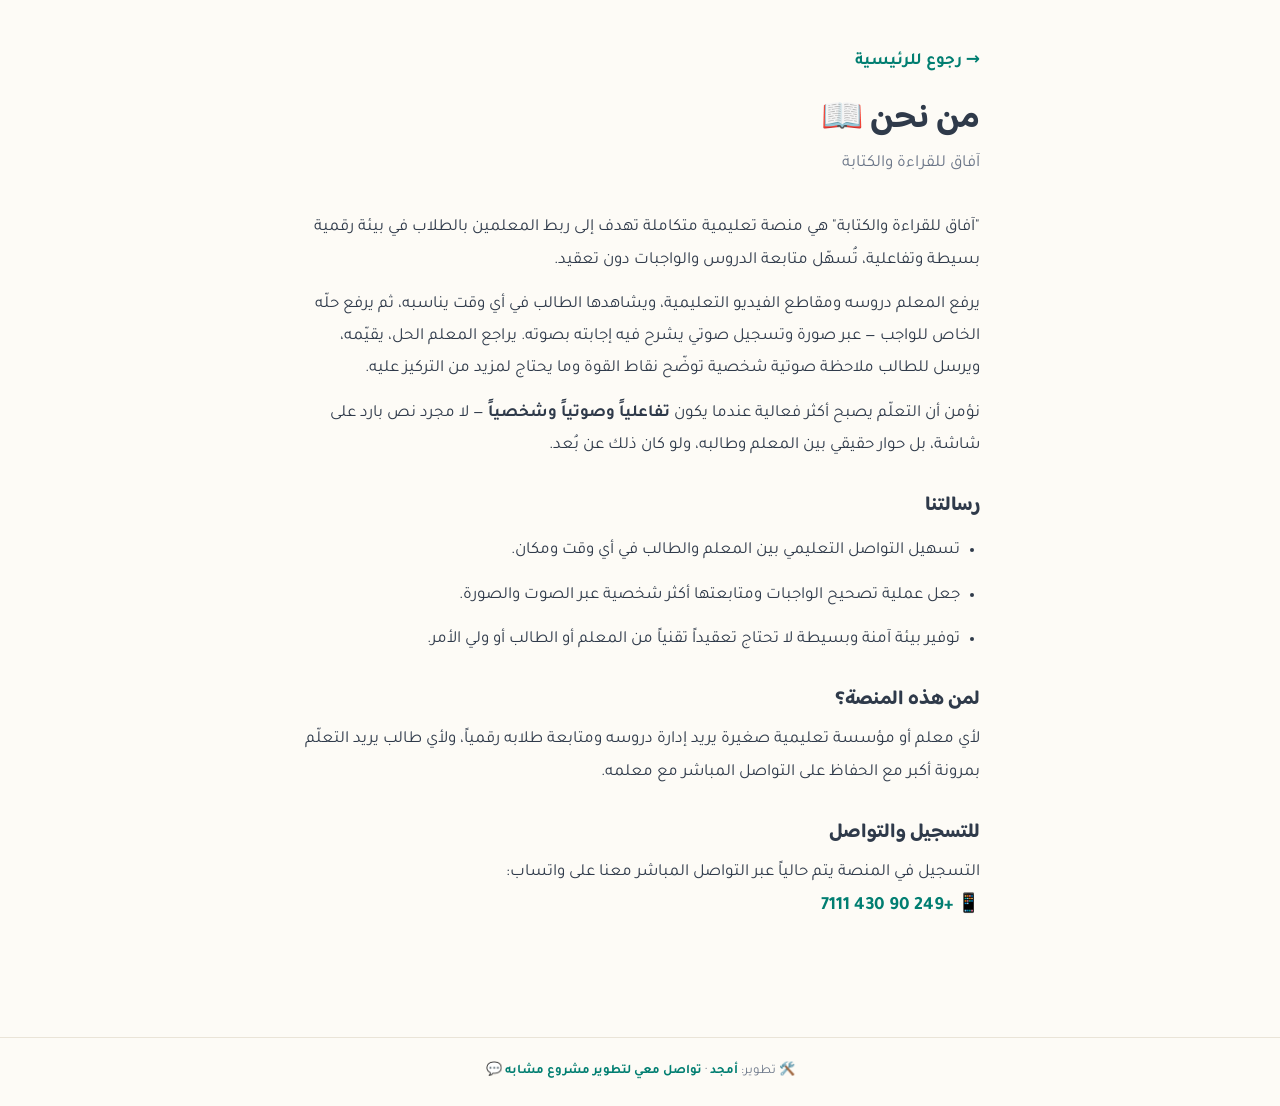
<file: about.html>
<!DOCTYPE html>
<html lang="ar" dir="rtl">
<head>
  <!-- Google tag (gtag.js) -->
  <script async src="https://www.googletagmanager.com/gtag/js?id=G-KT18Q963RL"></script>
  <script>
    window.dataLayer = window.dataLayer || [];
    function gtag(){dataLayer.push(arguments);}
    gtag('js', new Date());
    gtag('config', 'G-KT18Q963RL');
  </script>
  <meta charset="UTF-8">
  <meta name="viewport" content="width=device-width, initial-scale=1.0">
  <title>من نحن - آفاق للقراءة والكتابة</title>
  <link rel="icon" type="image/png" sizes="32x32" href="assets/images/favicon-32.png">
  <link rel="icon" type="image/png" sizes="16x16" href="assets/images/favicon-16.png">
  <link rel="apple-touch-icon" sizes="180x180" href="assets/images/favicon-180.png">
  <link rel="stylesheet" href="assets/style.css">
  <style>
    .legal-page { max-width: 720px; margin: 0 auto; padding: 48px 20px 80px; }
    .legal-page h1 { margin-bottom: 8px; }
    .legal-page .subtitle { color: var(--ink-soft); margin-bottom: 32px; }
    .legal-page h2 { font-size: var(--text-lg); margin-top: 32px; margin-bottom: 12px; }
    .legal-page p, .legal-page li { color: var(--ink); line-height: 1.9; margin-bottom: 12px; }
    .legal-page ul { padding-inline-start: 20px; }
    .back-link { display: inline-block; margin-bottom: 24px; color: var(--color-primary-dark); font-weight: 700; }
  </style>
</head>
<body>
  <main class="legal-page">
    <a href="index.html" class="back-link">→ رجوع للرئيسية</a>

    <h1>من نحن 📖</h1>
    <p class="subtitle">آفاق للقراءة والكتابة</p>

    <p>
      "آفاق للقراءة والكتابة" هي منصة تعليمية متكاملة تهدف إلى ربط المعلمين بالطلاب في بيئة رقمية
      بسيطة وتفاعلية، تُسهّل متابعة الدروس والواجبات دون تعقيد.
    </p>

    <p>
      يرفع المعلم دروسه ومقاطع الفيديو التعليمية، ويشاهدها الطالب في أي وقت يناسبه، ثم يرفع حلّه
      الخاص للواجب — عبر صورة وتسجيل صوتي يشرح فيه إجابته بصوته. يراجع المعلم الحل، يقيّمه، ويرسل
      للطالب ملاحظة صوتية شخصية توضّح نقاط القوة وما يحتاج لمزيد من التركيز عليه.
    </p>

    <p>
      نؤمن أن التعلّم يصبح أكثر فعالية عندما يكون <strong>تفاعلياً وصوتياً وشخصياً</strong> — لا مجرد نص بارد على
      شاشة، بل حوار حقيقي بين المعلم وطالبه، ولو كان ذلك عن بُعد.
    </p>

    <h2>رسالتنا</h2>
    <ul>
      <li>تسهيل التواصل التعليمي بين المعلم والطالب في أي وقت ومكان.</li>
      <li>جعل عملية تصحيح الواجبات ومتابعتها أكثر شخصية عبر الصوت والصورة.</li>
      <li>توفير بيئة آمنة وبسيطة لا تحتاج تعقيداً تقنياً من المعلم أو الطالب أو ولي الأمر.</li>
    </ul>

    <h2>لمن هذه المنصة؟</h2>
    <p>
      لأي معلم أو مؤسسة تعليمية صغيرة يريد إدارة دروسه ومتابعة طلابه رقمياً، ولأي طالب يريد التعلّم
      بمرونة أكبر مع الحفاظ على التواصل المباشر مع معلمه.
    </p>

    <h2>للتسجيل والتواصل</h2>
    <p>
      التسجيل في المنصة يتم حالياً عبر التواصل المباشر معنا على واتساب:
      <br>
      <a href="https://wa.me/249904307111" target="_blank" style="color: var(--color-primary-dark); font-weight:700; font-size: 1.1em;">
        📱 +249 90 430 7111
      </a>
    </p>
  </main>

  <footer style="text-align:center; padding: 24px 16px; font-size: 13px; color: var(--ink-soft); border-top: 1px solid var(--line); margin-top: 20px;">
    🛠️ تطوير:
    <a href="mailto:amjad8835m@gmail.com" style="color:var(--color-primary-dark); font-weight:700;">أمجد</a>
    ·
    <a href="https://wa.me/2490112159495?text=%D9%85%D8%B1%D8%AD%D8%A8%D8%A7%D9%8B%20%D8%A3%D8%B9%D8%AC%D8%A8%D9%86%D9%8A%20%D9%86%D8%B8%D8%A7%D9%85%20%D8%A2%D9%81%D8%A7%D9%82%20%D9%88%D8%A3%D8%B1%D8%BA%D8%A8%20%D8%A8%D9%86%D8%B8%D8%A7%D9%85%20%D9%85%D8%B4%D8%A7%D8%A8%D9%87" style="color:var(--color-primary-dark); font-weight:700;" target="_blank">تواصل معي لتطوير مشروع مشابه 💬</a>
  </footer>
</body>
</html>
</file>
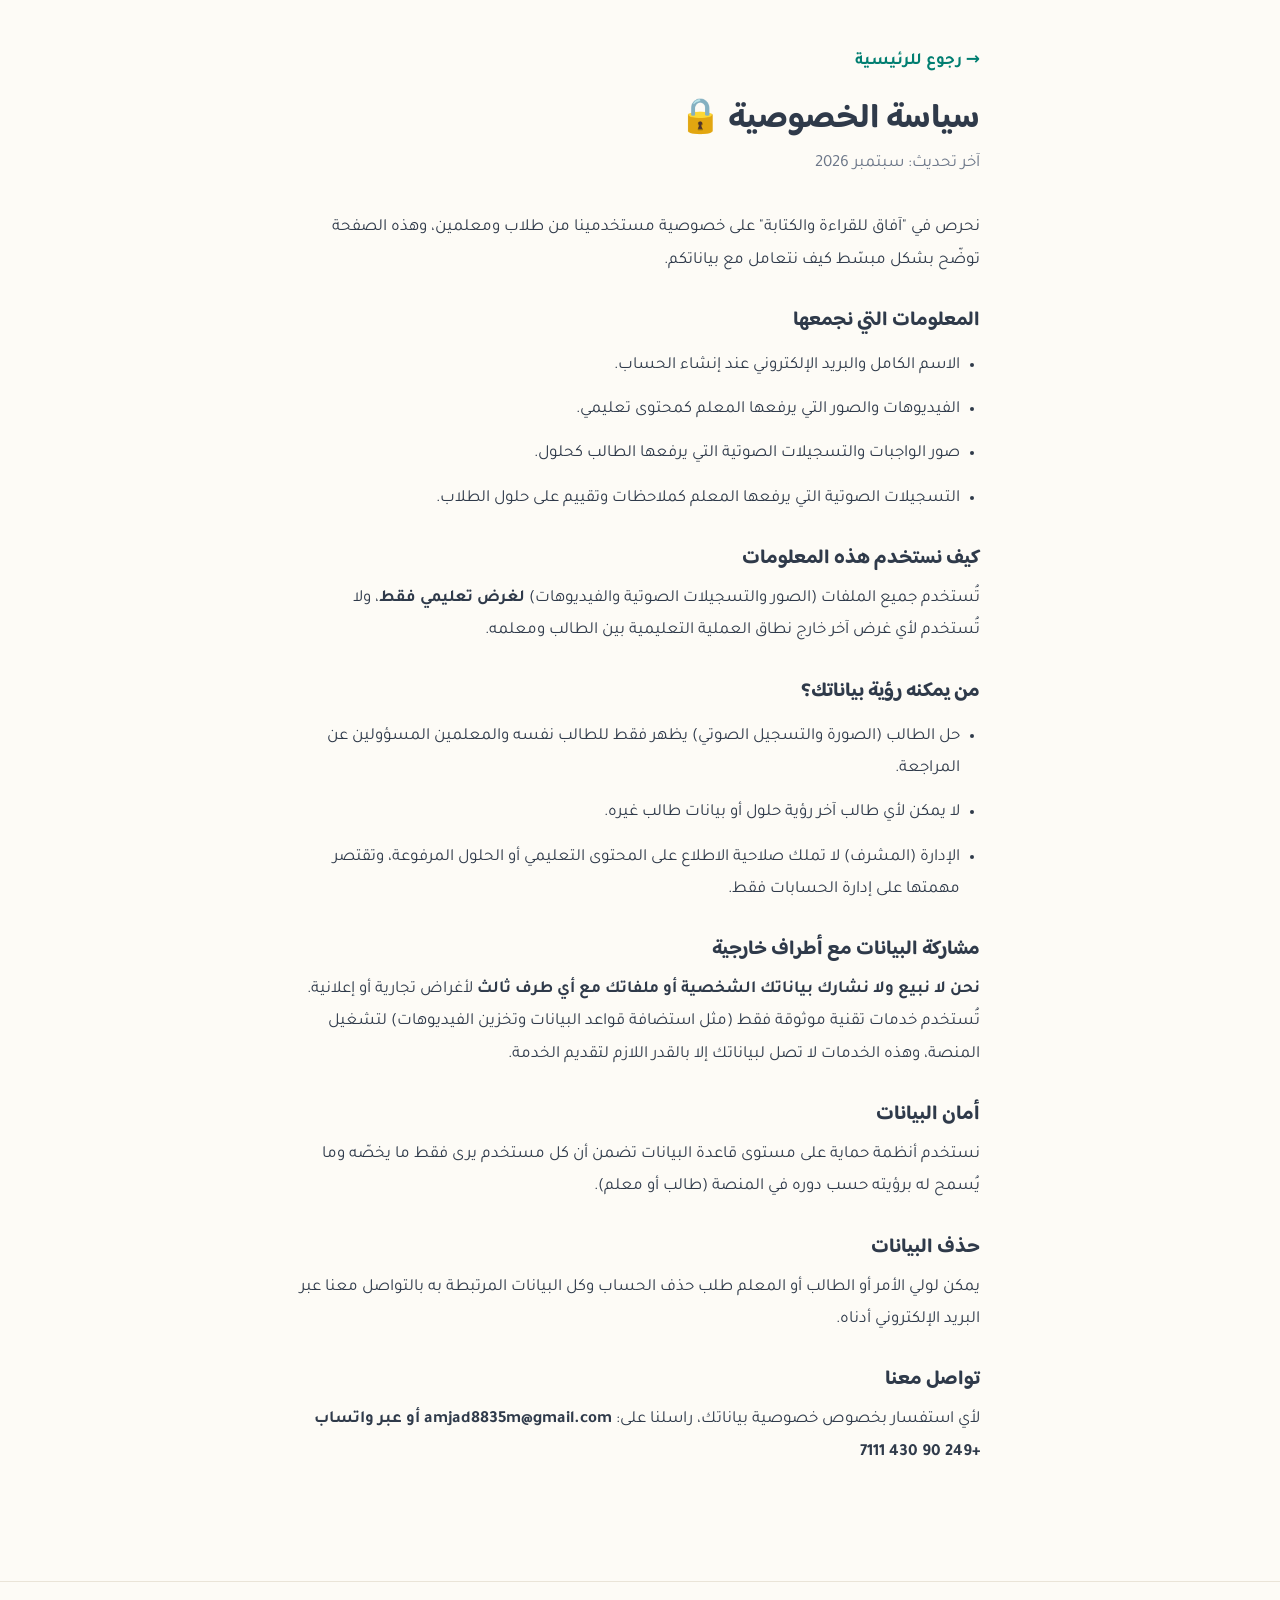
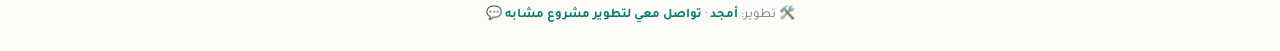
<file: privacy.html>
<!DOCTYPE html>
<html lang="ar" dir="rtl">
<head>
  <!-- Google tag (gtag.js) -->
  <script async src="https://www.googletagmanager.com/gtag/js?id=G-KT18Q963RL"></script>
  <script>
    window.dataLayer = window.dataLayer || [];
    function gtag(){dataLayer.push(arguments);}
    gtag('js', new Date());
    gtag('config', 'G-KT18Q963RL');
  </script>
  <meta charset="UTF-8">
  <meta name="viewport" content="width=device-width, initial-scale=1.0">
  <title>سياسة الخصوصية - آفاق للقراءة والكتابة</title>
  <link rel="icon" type="image/png" sizes="32x32" href="assets/images/favicon-32.png">
  <link rel="icon" type="image/png" sizes="16x16" href="assets/images/favicon-16.png">
  <link rel="apple-touch-icon" sizes="180x180" href="assets/images/favicon-180.png">
  <link rel="stylesheet" href="assets/style.css">
  <style>
    .legal-page { max-width: 720px; margin: 0 auto; padding: 48px 20px 80px; }
    .legal-page h1 { margin-bottom: 8px; }
    .legal-page .subtitle { color: var(--ink-soft); margin-bottom: 32px; }
    .legal-page h2 { font-size: var(--text-lg); margin-top: 32px; margin-bottom: 12px; }
    .legal-page p, .legal-page li { color: var(--ink); line-height: 1.9; margin-bottom: 12px; }
    .legal-page ul { padding-inline-start: 20px; }
    .back-link { display: inline-block; margin-bottom: 24px; color: var(--color-primary-dark); font-weight: 700; }
  </style>
</head>
<body>
  <main class="legal-page">
    <a href="index.html" class="back-link">→ رجوع للرئيسية</a>

    <h1>سياسة الخصوصية 🔒</h1>
    <p class="subtitle">آخر تحديث: سبتمبر 2026</p>

    <p>
      نحرص في "آفاق للقراءة والكتابة" على خصوصية مستخدمينا من طلاب ومعلمين، وهذه الصفحة توضّح بشكل
      مبسّط كيف نتعامل مع بياناتكم.
    </p>

    <h2>المعلومات التي نجمعها</h2>
    <ul>
      <li>الاسم الكامل والبريد الإلكتروني عند إنشاء الحساب.</li>
      <li>الفيديوهات والصور التي يرفعها المعلم كمحتوى تعليمي.</li>
      <li>صور الواجبات والتسجيلات الصوتية التي يرفعها الطالب كحلول.</li>
      <li>التسجيلات الصوتية التي يرفعها المعلم كملاحظات وتقييم على حلول الطلاب.</li>
    </ul>

    <h2>كيف نستخدم هذه المعلومات</h2>
    <p>
      تُستخدم جميع الملفات (الصور والتسجيلات الصوتية والفيديوهات) <strong>لغرض تعليمي فقط</strong>، ولا
      تُستخدم لأي غرض آخر خارج نطاق العملية التعليمية بين الطالب ومعلمه.
    </p>

    <h2>من يمكنه رؤية بياناتك؟</h2>
    <ul>
      <li>حل الطالب (الصورة والتسجيل الصوتي) يظهر فقط للطالب نفسه والمعلمين المسؤولين عن المراجعة.</li>
      <li>لا يمكن لأي طالب آخر رؤية حلول أو بيانات طالب غيره.</li>
      <li>الإدارة (المشرف) لا تملك صلاحية الاطلاع على المحتوى التعليمي أو الحلول المرفوعة، وتقتصر مهمتها على إدارة الحسابات فقط.</li>
    </ul>

    <h2>مشاركة البيانات مع أطراف خارجية</h2>
    <p>
      <strong>نحن لا نبيع ولا نشارك بياناتك الشخصية أو ملفاتك مع أي طرف ثالث</strong> لأغراض تجارية أو
      إعلانية. تُستخدم خدمات تقنية موثوقة فقط (مثل استضافة قواعد البيانات وتخزين الفيديوهات) لتشغيل
      المنصة، وهذه الخدمات لا تصل لبياناتك إلا بالقدر اللازم لتقديم الخدمة.
    </p>

    <h2>أمان البيانات</h2>
    <p>
      نستخدم أنظمة حماية على مستوى قاعدة البيانات تضمن أن كل مستخدم يرى فقط ما يخصّه وما يُسمح له
      برؤيته حسب دوره في المنصة (طالب أو معلم).
    </p>

    <h2>حذف البيانات</h2>
    <p>
      يمكن لولي الأمر أو الطالب أو المعلم طلب حذف الحساب وكل البيانات المرتبطة به بالتواصل معنا عبر
      البريد الإلكتروني أدناه.
    </p>

    <h2>تواصل معنا</h2>
    <p>
      لأي استفسار بخصوص خصوصية بياناتك، راسلنا على: <strong>amjad8835m@gmail.com أو عبر واتساب +249 90 430 7111</strong>
    </p>
  </main>

  <footer style="text-align:center; padding: 24px 16px; font-size: 13px; color: var(--ink-soft); border-top: 1px solid var(--line); margin-top: 20px;">
    🛠️ تطوير:
    <a href="mailto:amjad8835m@gmail.com" style="color:var(--color-primary-dark); font-weight:700;">أمجد</a>
    ·
    <a href="https://wa.me/2490112159495?text=%D9%85%D8%B1%D8%AD%D8%A8%D8%A7%D9%8B%20%D8%A3%D8%B9%D8%AC%D8%A8%D9%86%D9%8A%20%D9%86%D8%B8%D8%A7%D9%85%20%D8%A2%D9%81%D8%A7%D9%82%20%D9%88%D8%A3%D8%B1%D8%BA%D8%A8%20%D8%A8%D9%86%D8%B8%D8%A7%D9%85%20%D9%85%D8%B4%D8%A7%D8%A8%D9%87" style="color:var(--color-primary-dark); font-weight:700;" target="_blank">تواصل معي لتطوير مشروع مشابه 💬</a>
  </footer>
</body>
</html>
</file>
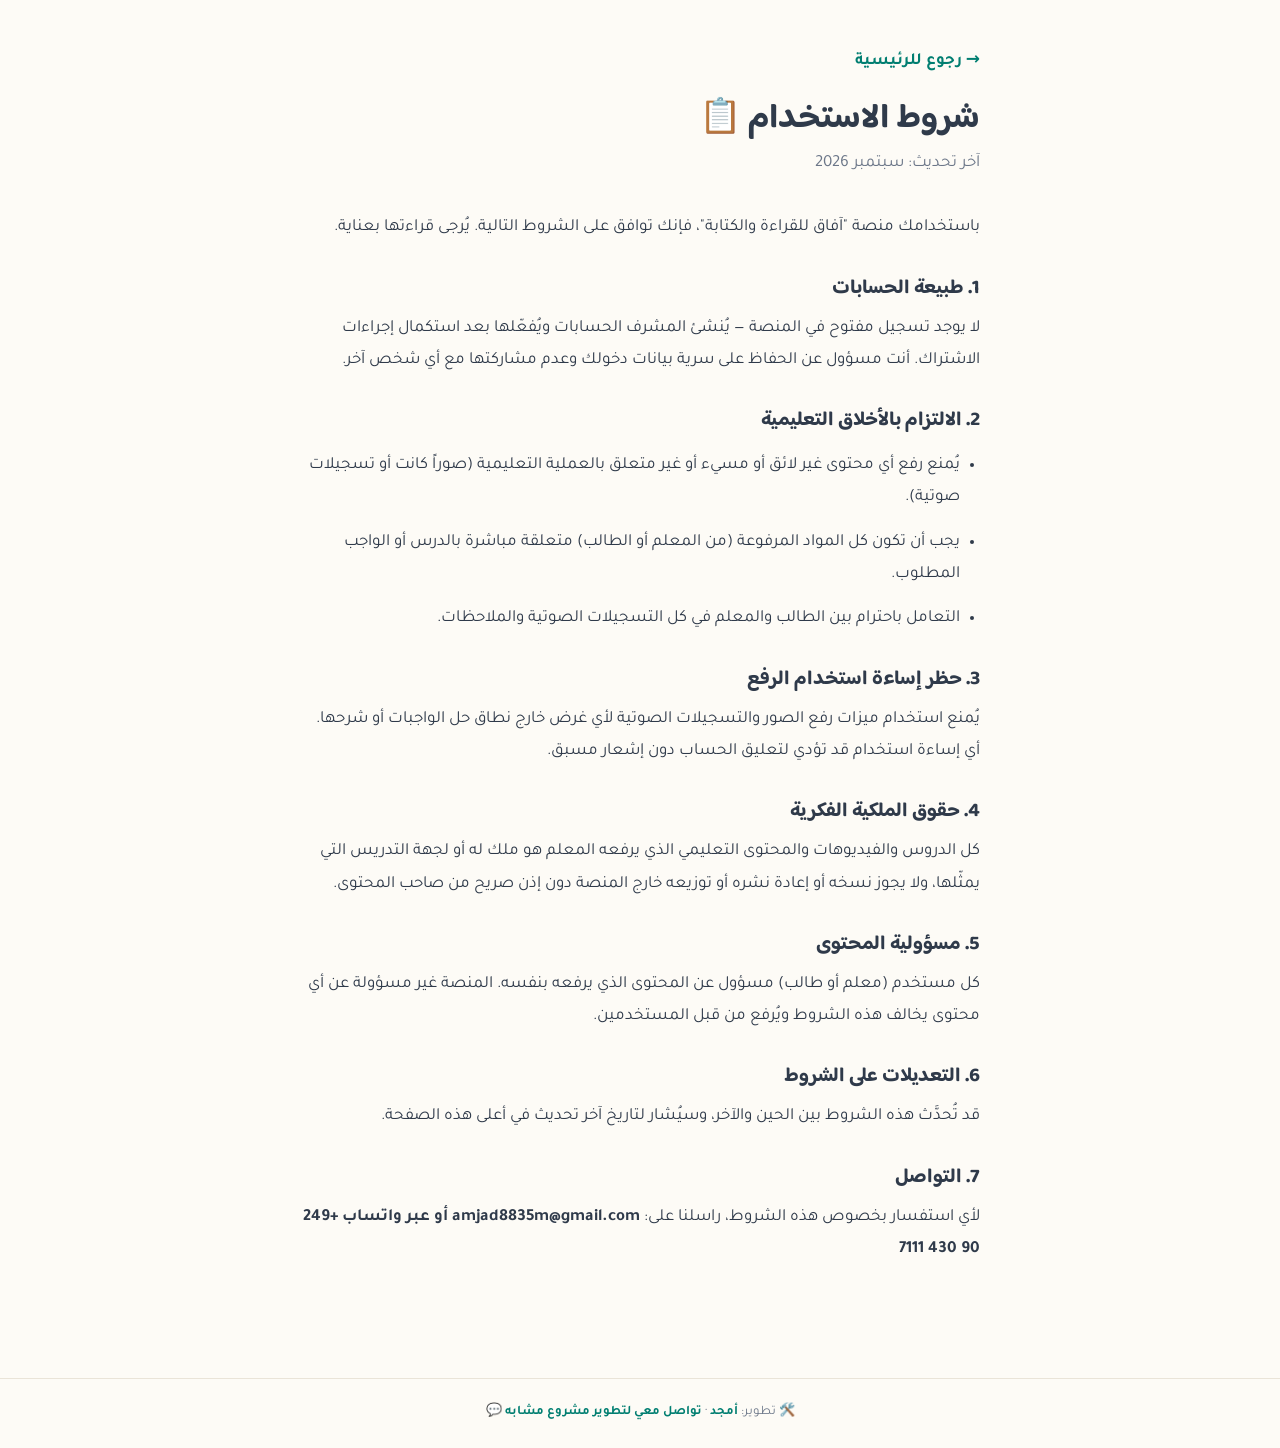
<file: terms.html>
<!DOCTYPE html>
<html lang="ar" dir="rtl">
<head>
  <!-- Google tag (gtag.js) -->
  <script async src="https://www.googletagmanager.com/gtag/js?id=G-KT18Q963RL"></script>
  <script>
    window.dataLayer = window.dataLayer || [];
    function gtag(){dataLayer.push(arguments);}
    gtag('js', new Date());
    gtag('config', 'G-KT18Q963RL');
  </script>
  <meta charset="UTF-8">
  <meta name="viewport" content="width=device-width, initial-scale=1.0">
  <title>شروط الاستخدام - آفاق للقراءة والكتابة</title>
  <link rel="icon" type="image/png" sizes="32x32" href="assets/images/favicon-32.png">
  <link rel="icon" type="image/png" sizes="16x16" href="assets/images/favicon-16.png">
  <link rel="apple-touch-icon" sizes="180x180" href="assets/images/favicon-180.png">
  <link rel="stylesheet" href="assets/style.css">
  <style>
    .legal-page { max-width: 720px; margin: 0 auto; padding: 48px 20px 80px; }
    .legal-page h1 { margin-bottom: 8px; }
    .legal-page .subtitle { color: var(--ink-soft); margin-bottom: 32px; }
    .legal-page h2 { font-size: var(--text-lg); margin-top: 32px; margin-bottom: 12px; }
    .legal-page p, .legal-page li { color: var(--ink); line-height: 1.9; margin-bottom: 12px; }
    .legal-page ul { padding-inline-start: 20px; }
    .back-link { display: inline-block; margin-bottom: 24px; color: var(--color-primary-dark); font-weight: 700; }
  </style>
</head>
<body>
  <main class="legal-page">
    <a href="index.html" class="back-link">→ رجوع للرئيسية</a>

    <h1>شروط الاستخدام 📋</h1>
    <p class="subtitle">آخر تحديث: سبتمبر 2026</p>

    <p>
      باستخدامك منصة "آفاق للقراءة والكتابة"، فإنك توافق على الشروط التالية. يُرجى قراءتها بعناية.
    </p>

    <h2>1. طبيعة الحسابات</h2>
    <p>
      لا يوجد تسجيل مفتوح في المنصة — يُنشئ المشرف الحسابات ويُفعّلها بعد استكمال إجراءات الاشتراك.
      أنت مسؤول عن الحفاظ على سرية بيانات دخولك وعدم مشاركتها مع أي شخص آخر.
    </p>

    <h2>2. الالتزام بالأخلاق التعليمية</h2>
    <ul>
      <li>يُمنع رفع أي محتوى غير لائق أو مسيء أو غير متعلق بالعملية التعليمية (صوراً كانت أو تسجيلات صوتية).</li>
      <li>يجب أن تكون كل المواد المرفوعة (من المعلم أو الطالب) متعلقة مباشرة بالدرس أو الواجب المطلوب.</li>
      <li>التعامل باحترام بين الطالب والمعلم في كل التسجيلات الصوتية والملاحظات.</li>
    </ul>

    <h2>3. حظر إساءة استخدام الرفع</h2>
    <p>
      يُمنع استخدام ميزات رفع الصور والتسجيلات الصوتية لأي غرض خارج نطاق حل الواجبات أو شرحها. أي
      إساءة استخدام قد تؤدي لتعليق الحساب دون إشعار مسبق.
    </p>

    <h2>4. حقوق الملكية الفكرية</h2>
    <p>
      كل الدروس والفيديوهات والمحتوى التعليمي الذي يرفعه المعلم هو ملك له أو لجهة التدريس التي
      يمثّلها، ولا يجوز نسخه أو إعادة نشره أو توزيعه خارج المنصة دون إذن صريح من صاحب المحتوى.
    </p>

    <h2>5. مسؤولية المحتوى</h2>
    <p>
      كل مستخدم (معلم أو طالب) مسؤول عن المحتوى الذي يرفعه بنفسه. المنصة غير مسؤولة عن أي محتوى
      يخالف هذه الشروط ويُرفع من قبل المستخدمين.
    </p>

    <h2>6. التعديلات على الشروط</h2>
    <p>
      قد تُحدَّث هذه الشروط بين الحين والآخر، وسيُشار لتاريخ آخر تحديث في أعلى هذه الصفحة.
    </p>

    <h2>7. التواصل</h2>
    <p>
      لأي استفسار بخصوص هذه الشروط، راسلنا على: <strong>amjad8835m@gmail.com أو عبر واتساب +249 90 430 7111</strong>
    </p>
  </main>

  <footer style="text-align:center; padding: 24px 16px; font-size: 13px; color: var(--ink-soft); border-top: 1px solid var(--line); margin-top: 20px;">
    🛠️ تطوير:
    <a href="mailto:amjad8835m@gmail.com" style="color:var(--color-primary-dark); font-weight:700;">أمجد</a>
    ·
    <a href="https://wa.me/2490112159495?text=%D9%85%D8%B1%D8%AD%D8%A8%D8%A7%D9%8B%20%D8%A3%D8%B9%D8%AC%D8%A8%D9%86%D9%8A%20%D9%86%D8%B8%D8%A7%D9%85%20%D8%A2%D9%81%D8%A7%D9%82%20%D9%88%D8%A3%D8%B1%D8%BA%D8%A8%20%D8%A8%D9%86%D8%B8%D8%A7%D9%85%20%D9%85%D8%B4%D8%A7%D8%A8%D9%87" style="color:var(--color-primary-dark); font-weight:700;" target="_blank">تواصل معي لتطوير مشروع مشابه 💬</a>
  </footer>
</body>
</html>
</file>
<file: assets/style.css>
/* ============================================
   نظام التصميم - المنصة التعليمية
   الهوية: "آفاق للقراءة والكتابة" — مرحة وودودة للأطفال
   مبني بدمج نظام v0 (design-system.css) مع مكوّنات لوحة الإدارة
   ============================================ */

@import url('https://fonts.googleapis.com/css2?family=Baloo+Bhaijaan+2:wght@500;600;700;800&family=Tajawal:wght@400;500;700&display=swap');

/* --------------------------------------------------------------------------
   1) الرموز (Design Tokens)
   -------------------------------------------------------------------------- */
:root {
  /* الألوان الأساسية — من نظام "آفاق للقراءة والكتابة" */
  --color-primary: #01A896;
  --color-primary-dark: #017E71;
  --color-primary-soft: #E1F7F4;

  --color-accent: #ffb020;
  --color-accent-soft: #fff3d6;

  --color-mint: #46c9a0;
  --color-mint-soft: #e0f7ef;

  --color-coral: #ff7a7a;
  --color-coral-soft: #ffe6e6;

  --color-grape: #a97be8;
  --color-grape-soft: #f1e8fd;

  --color-bg: #fdfbf6;
  --color-surface: #ffffff;
  --color-ink: #2f3a4a;
  --color-ink-soft: #6b7688;
  --color-border: #eae4d8;

  /* الخطوط */
  --font-heading: "Baloo Bhaijaan 2", "Tajawal", system-ui, sans-serif;
  --font-body: "Tajawal", system-ui, -apple-system, sans-serif;

  --text-xs: 0.8125rem;
  --text-sm: 0.9375rem;
  --text-base: 1.0625rem;
  --text-lg: 1.25rem;
  --text-xl: 1.5rem;
  --text-2xl: 2rem;
  --text-3xl: 2.75rem;
  --leading-relaxed: 1.6;

  --space-1: 0.25rem;
  --space-2: 0.5rem;
  --space-3: 0.75rem;
  --space-4: 1rem;
  --space-5: 1.5rem;
  --space-6: 2rem;
  --space-8: 3rem;

  --radius-sm: 10px;
  --radius-md: 16px;
  --radius-lg: 24px;
  --radius-pill: 999px;

  --shadow-sm: 0 2px 6px rgba(47, 58, 74, 0.08);
  --shadow-md: 0 8px 20px rgba(47, 58, 74, 0.10);
  --shadow-lg: 0 16px 40px rgba(47, 58, 74, 0.14);
  --shadow-focus: 0 0 0 4px rgba(1, 168, 150, 0.35);

  --transition: 160ms ease;
  --touch-target: 56px;

  /* أسماء متغيرات قديمة (متوافقة مع الأكواد الحالية في admin.js/lessons.js/auth.js)
     — تشير الآن لنفس ألوان الهوية الجديدة، فلا حاجة لتعديل أي JS */
  --paper: var(--color-bg);
  --paper-raised: var(--color-surface);
  --ink: var(--color-ink);
  --ink-soft: var(--color-ink-soft);
  --line: var(--color-border);
  --indigo: var(--color-primary);
  --indigo-soft: var(--color-primary-soft);
  --sage: var(--color-mint);
  --sage-soft: var(--color-mint-soft);
  --amber: var(--color-accent);
  --amber-soft: var(--color-accent-soft);
  --brick: var(--color-coral);
  --brick-soft: var(--color-coral-soft);
  --radius: var(--radius-md);
  --shadow: var(--shadow-sm);
}

/* --------------------------------------------------------------------------
   2) إعادة الضبط الأساسية
   -------------------------------------------------------------------------- */
* { box-sizing: border-box; }

html, body {
  margin: 0;
  padding: 0;
  background: var(--color-bg);
  color: var(--color-ink);
  font-family: var(--font-body);
  direction: rtl;
}

body {
  font-size: var(--text-base);
  line-height: var(--leading-relaxed);
  -webkit-font-smoothing: antialiased;
}

h1, h2, h3, h4 {
  font-family: var(--font-heading);
  color: var(--color-ink);
  line-height: 1.2;
  margin: 0;
  font-weight: 700;
}
p { margin: 0; }
a { color: var(--color-primary-dark); text-decoration: none; }
a:hover { text-decoration: underline; }
img { max-width: 100%; display: block; }

:focus-visible {
  outline: none;
  box-shadow: var(--shadow-focus);
  border-radius: var(--radius-sm);
}

/* --------------------------------------------------------------------------
   3) الأزرار — بأسلوب "آفاق للقراءة والكتابة" (كبيرة، دائرية، سهلة اللمس)
   -------------------------------------------------------------------------- */
button {
  font-family: var(--font-heading);
  font-size: var(--text-base);
  font-weight: 700;
  cursor: pointer;
  border: none;
  border-radius: var(--radius-pill);
  padding: 0 var(--space-6);
  min-height: var(--touch-target);
  transition: transform var(--transition), box-shadow var(--transition), background-color var(--transition);
  -webkit-tap-highlight-color: transparent;
}
button:active { transform: translateY(1px) scale(0.98); }

.btn-primary {
  background: var(--color-primary);
  color: #fff;
  box-shadow: var(--shadow-sm);
}
.btn-primary:hover { background: var(--color-primary-dark); box-shadow: var(--shadow-md); transform: translateY(-2px); }
.btn-primary:disabled { background: #c3cadb; cursor: not-allowed; transform: none; }

.btn-ghost {
  background: var(--color-surface);
  color: var(--color-primary-dark);
  border: 2px solid var(--color-primary);
  box-shadow: none;
}
.btn-ghost:hover { background: var(--color-primary-soft); }

/* مكوّنات إضافية من نظام "آفاق للقراءة والكتابة" — جاهزة لصفحات الطالب القادمة */
.btn { display: inline-flex; align-items: center; justify-content: center; gap: var(--space-2); }
.btn--accent { background-color: var(--color-accent); color: var(--color-ink); }
.btn--mint { background-color: var(--color-mint); color: #fff; }
.btn--coral { background-color: var(--color-coral); color: #fff; }
.btn--lg { min-height: 68px; font-size: var(--text-xl); padding: 0 var(--space-8); }
.btn--sm { min-height: 44px; font-size: var(--text-sm); padding: 0 var(--space-5); }
.btn--block { display: flex; width: 100%; }

input, select {
  font-family: var(--font-body);
  font-size: var(--text-base);
  padding: 0 var(--space-4);
  min-height: var(--touch-target);
  border: 2px solid var(--color-border);
  border-radius: var(--radius-md);
  background: var(--color-surface);
  color: var(--color-ink);
  width: 100%;
}
input:focus, select:focus {
  outline: none;
  border-color: var(--color-primary);
}

/* إخفاء أيقونة "إظهار كلمة المرور" المدمجة في متصفح Edge */
input[type="password"]::-ms-reveal,
input[type="password"]::-ms-clear {
  display: none;
}

label {
  display: block;
  font-size: var(--text-sm);
  color: var(--color-ink-soft);
  margin-bottom: 6px;
  font-weight: 700;
  font-family: var(--font-heading);
}

.field { margin-bottom: var(--space-4); }

/* ============ بطاقات، شارات، أوسمة، تقدّم (لصفحات الطالب القادمة) ============ */
.card {
  background-color: var(--color-surface);
  border: 1px solid var(--color-border);
  border-radius: var(--radius-lg);
  box-shadow: var(--shadow-sm);
  overflow: hidden;
  display: flex;
  flex-direction: column;
  transition: transform var(--transition), box-shadow var(--transition);
}
.card--interactive:hover { transform: translateY(-4px); box-shadow: var(--shadow-lg); }
.card__media {
  height: 140px; display: flex; align-items: center; justify-content: center;
  font-size: 4rem; background-color: var(--color-primary-soft);
}
.card__media--mint { background-color: var(--color-mint-soft); }
.card__media--accent { background-color: var(--color-accent-soft); }
.card__media--grape { background-color: var(--color-grape-soft); }
.card__media--coral { background-color: var(--color-coral-soft); }
.card__body { padding: var(--space-5); display: flex; flex-direction: column; gap: var(--space-2); flex: 1; }
.card__title { font-family: var(--font-heading); font-size: var(--text-lg); margin: 0; }
.card__text { color: var(--color-ink-soft); font-size: var(--text-sm); margin: 0; }
.card__footer {
  margin-top: auto; padding-top: var(--space-4);
  display: flex; align-items: center; justify-content: space-between; gap: var(--space-3);
}

.badge {
  display: inline-flex; align-items: center; gap: var(--space-2);
  padding: var(--space-1) var(--space-3);
  font-family: var(--font-heading); font-size: var(--text-xs); font-weight: 700;
  border-radius: var(--radius-pill);
  background-color: var(--color-primary-soft); color: var(--color-primary-dark);
}
.badge--accent { background-color: var(--color-accent-soft); color: #a86b00; }
.badge--mint { background-color: var(--color-mint-soft); color: #1f8a68; }
.badge--coral { background-color: var(--color-coral-soft); color: #cc4a4a; }
.badge--grape { background-color: var(--color-grape-soft); color: #7a4bc4; }

.progress { height: 18px; background-color: var(--color-primary-soft); border-radius: var(--radius-pill); overflow: hidden; }
.progress__bar { height: 100%; background: linear-gradient(90deg, var(--color-mint), var(--color-primary)); border-radius: var(--radius-pill); transition: width 600ms ease; }

/* ============ حالات (Status pills) — تُستخدم في لوحة الأدمن ============ */
.pill {
  display: inline-flex; align-items: center; gap: 6px;
  padding: 4px 12px; border-radius: 999px; font-size: 13px; font-weight: 700;
  font-family: var(--font-heading);
}
.pill-sage { background: var(--sage-soft); color: var(--sage); }
.pill-amber { background: var(--amber-soft); color: var(--amber); }
.pill-brick { background: var(--brick-soft); color: var(--brick); }

/* ============ تخطيط لوحة التحكم ============ */
.app-shell { display: grid; grid-template-columns: 240px 1fr; min-height: 100vh; }

.sidebar { background: var(--indigo); color: #fff; padding: 28px 20px; display: flex; flex-direction: column; }
.sidebar-brand { font-family: var(--font-heading); font-size: 19px; font-weight: 700; margin-bottom: 4px; }
.sidebar-brand small { display: block; font-size: 12px; font-weight: 400; font-family: var(--font-body); color: rgba(255,255,255,0.75); margin-top: 2px; }

.sidebar-nav { margin-top: 36px; display: flex; flex-direction: column; gap: 4px; }
.sidebar-nav a { padding: 10px 14px; border-radius: var(--radius-sm); color: rgba(255,255,255,0.8); font-size: 14px; font-weight: 600; }
.sidebar-nav a.active, .sidebar-nav a:hover { background: rgba(255,255,255,0.15); color: #fff; }

.sidebar-footer { margin-top: auto; padding-top: 20px; border-top: 1px solid rgba(255,255,255,0.2); }
.sidebar-footer .who { font-size: 13px; color: rgba(255,255,255,0.9); margin-bottom: 10px; }

.main { padding: 36px 44px; max-width: 980px; }
.page-header { margin-bottom: 28px; }
.page-header h1 { font-size: var(--text-2xl); }
.page-header p { color: var(--ink-soft); margin-top: 6px; font-size: 14px; font-family: var(--font-body); font-weight: 400; }

/* ============ سجل بأسلوب دفتر الدرجات ============ */
.register { background: var(--paper-raised); border: 1px solid var(--line); border-radius: var(--radius-md); overflow: hidden; }
.register-row {
  display: grid; grid-template-columns: 1fr 1.2fr 0.7fr 0.9fr 0.6fr;
  align-items: center; padding: 14px 20px; border-bottom: 1px solid var(--line); gap: 12px;
}
.register-row:last-child { border-bottom: none; }
.register-row.head { background: var(--paper); font-size: 12px; font-weight: 700; color: var(--ink-soft); font-family: var(--font-heading); }
.register-row .name { font-weight: 700; font-family: var(--font-heading); }
.register-row .meta { color: var(--ink-soft); font-size: 13px; font-family: var(--font-body); }
.row-actions { display: flex; gap: 8px; justify-content: flex-start; }
.row-actions button { padding: 6px 12px; font-size: 13px; min-height: 36px; }

/* ============ نافذة منبثقة ============ */
.modal-overlay { position: fixed; inset: 0; background: rgba(47, 58, 74, 0.5); display: flex; align-items: center; justify-content: center; z-index: 50; }
.modal-overlay[hidden] { display: none; }
.modal { background: var(--paper-raised); border-radius: var(--radius-lg); padding: 28px; width: 100%; max-width: 420px; box-shadow: var(--shadow-lg); }
.modal h2 { font-size: var(--text-lg); margin-bottom: 20px; }
.modal-actions { display: flex; gap: 10px; margin-top: 8px; justify-content: flex-start; }

.tabs { display: flex; gap: 4px; margin-bottom: 20px; border-bottom: 1px solid var(--line); }
.tab-btn { background: transparent; border-radius: 0; padding: 10px 16px; color: var(--ink-soft); font-weight: 700; border-bottom: 3px solid transparent; min-height: auto; }
.tab-btn.active { color: var(--indigo); border-bottom-color: var(--indigo); }

.msg { font-size: 13px; padding: 10px 14px; border-radius: var(--radius-sm); margin-bottom: 16px; font-family: var(--font-body); }
.msg-error { background: var(--brick-soft); color: var(--brick); }
.msg-success { background: var(--sage-soft); color: var(--sage); }

/* ============ صفحة تسجيل الدخول ============ */
.login-shell { min-height: 100vh; display: flex; align-items: center; justify-content: center; padding: 20px; }
.login-card { background: var(--paper-raised); border: 1px solid var(--line); border-radius: var(--radius-lg); padding: 40px 36px; width: 100%; max-width: 380px; box-shadow: var(--shadow-md); }
.login-card .brand { font-family: var(--font-heading); font-size: 22px; font-weight: 700; margin-bottom: 4px; }
.login-card .tagline { color: var(--ink-soft); font-size: 14px; margin-bottom: 28px; font-family: var(--font-body); }
.login-card button[type="submit"] { width: 100%; margin-top: 6px; }

.empty-state { padding: 40px 20px; text-align: center; color: var(--ink-soft); font-size: 14px; font-family: var(--font-body); }

@media (prefers-reduced-motion: reduce) {
  *, *::before, *::after { transition-duration: 0.01ms !important; animation-duration: 0.01ms !important; }
}

@media (max-width: 900px) {
  .app-shell { grid-template-columns: 1fr; }
  .sidebar {
    flex-direction: row; align-items: center; justify-content: space-between;
    padding: 14px 16px; flex-wrap: wrap; gap: 10px;
  }
  .sidebar-brand { font-size: 16px; }
  .sidebar-nav {
    order: 3; width: 100%; flex-direction: row; margin-top: 0;
    overflow-x: auto; -webkit-overflow-scrolling: touch; gap: 6px; padding-bottom: 4px;
  }
  .sidebar-nav a { white-space: nowrap; flex-shrink: 0; }
  .sidebar-footer { margin-top: 0; padding-top: 0; border-top: none; display: flex; align-items: center; gap: 10px; }
  .sidebar-footer .who { margin-bottom: 0; font-size: 13px; }
  .sidebar-footer button { width: auto !important; padding: 0 var(--space-4); }
  .main { padding: 20px 16px 40px; }
}

@media (max-width: 600px) {
  :root { --text-base: 1rem; --text-2xl: 1.6rem; --text-3xl: 2.1rem; }
  .main { padding: 16px 12px 32px; }
  .page-header h1 { font-size: var(--text-xl); }
  .register-row { grid-template-columns: 1fr; gap: 6px; padding: 14px 16px; }
  .register-row.head { display: none; } /* أسماء الأعمدة غير مفيدة بعمود واحد على الجوال */
  .row-actions { flex-wrap: wrap; }
  .modal-overlay { padding: 16px; align-items: flex-end; }
  .modal { max-width: 100%; padding: 22px 20px; max-height: 88vh; overflow-y: auto; }
  .login-card { padding: 32px 24px; }
}

/* ============ مسجّل صوتي مشترك (يُستخدم في صفحات الطالب/المعلم للتسجيل المباشر) ============ */
.recorder-box {
  background: var(--color-surface); border: 2px dashed var(--color-border);
  border-radius: var(--radius-lg); padding: var(--space-5); text-align: center;
}
.record-btn {
  width: 72px; height: 72px; border-radius: 50%; font-size: 1.75rem;
  background: var(--color-coral); color: #fff; box-shadow: var(--shadow-md);
  min-height: unset; padding: 0;
}
.record-btn.recording { animation: pulse 1s infinite; background: #d94848; }
@keyframes pulse { 0%, 100% { box-shadow: 0 0 0 0 rgba(217,72,72,0.5); } 50% { box-shadow: 0 0 0 14px rgba(217,72,72,0); } }
.record-timer { font-family: var(--font-heading); font-size: var(--text-lg); margin-top: 10px; }
</file>
